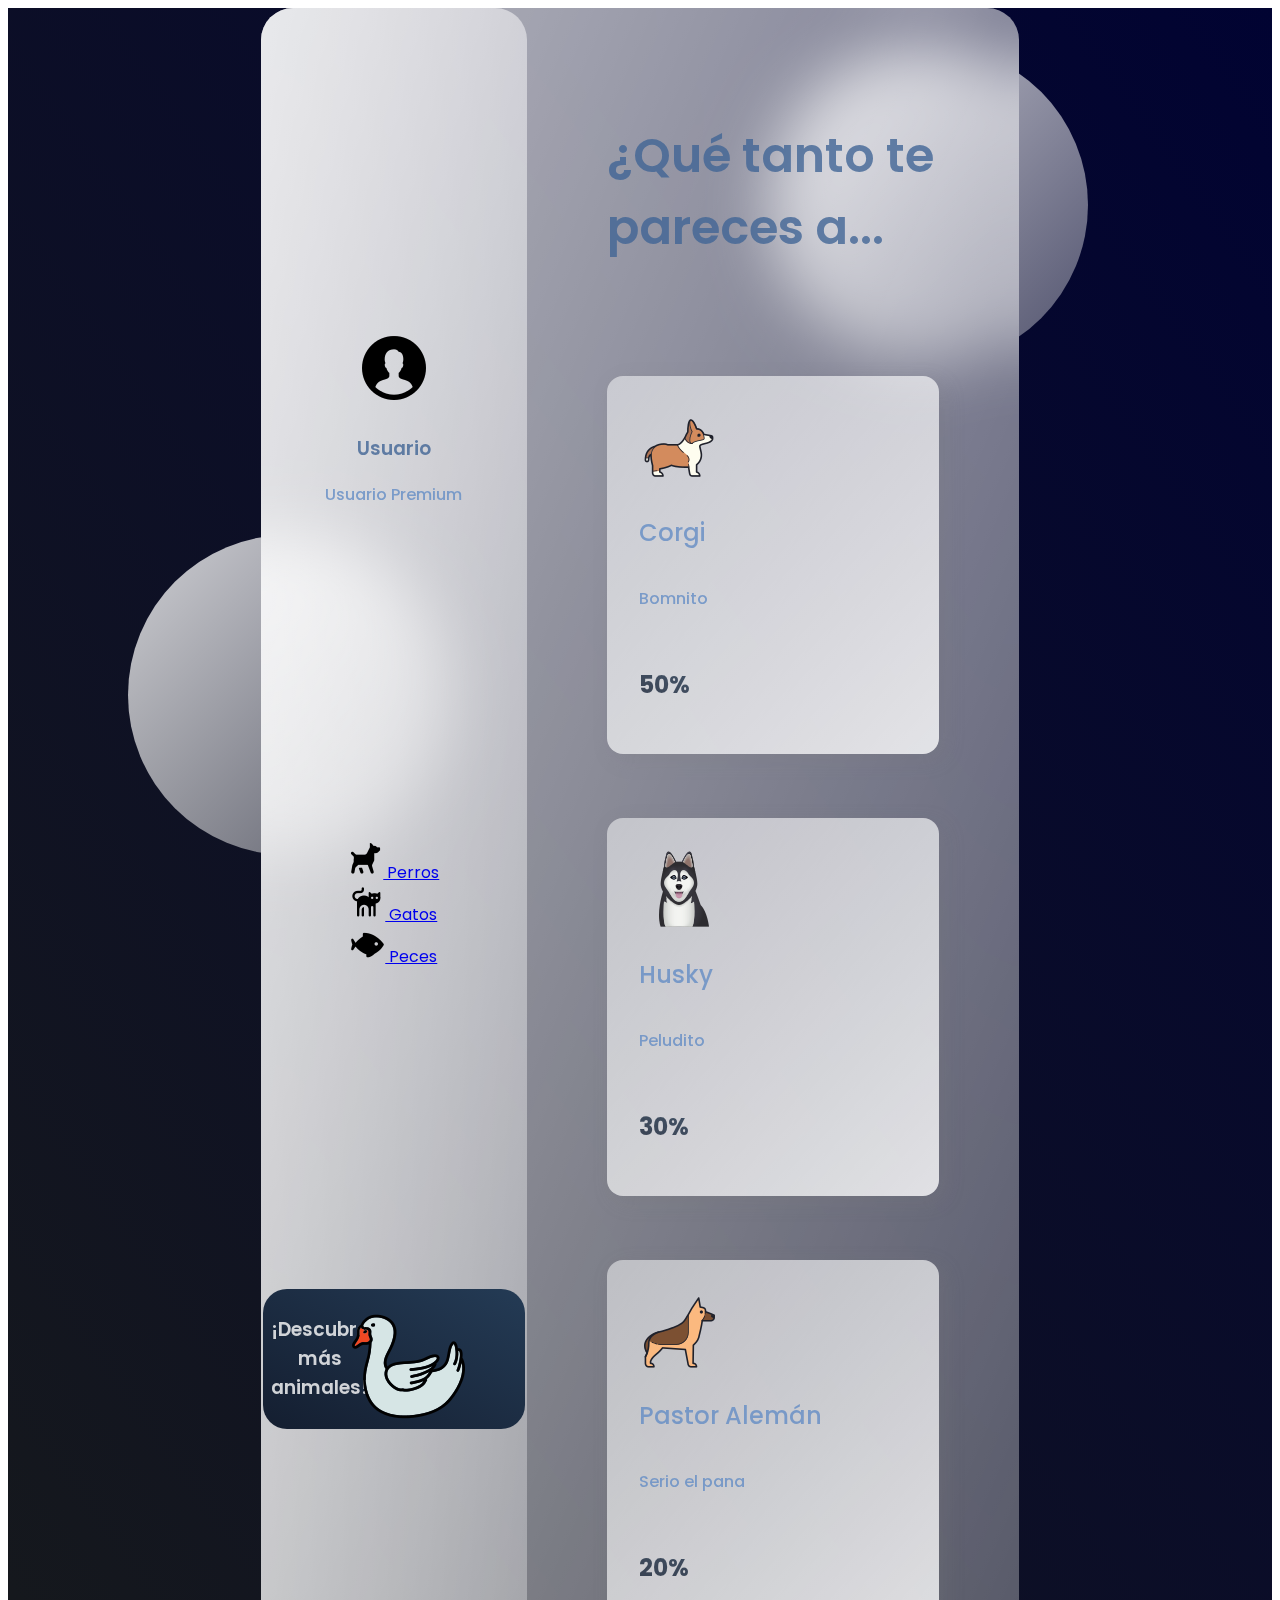
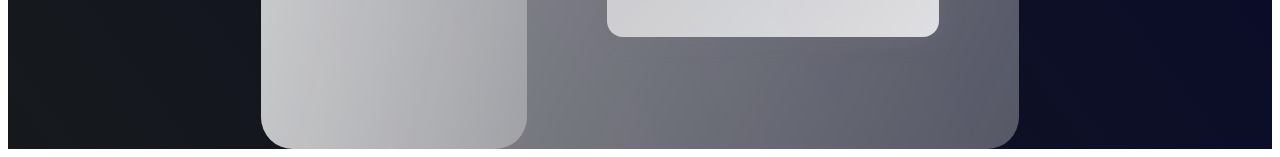
<file: index.html>
<!DOCTYPE html>
<html lang="es">

  <head>
    <meta charset="UTF-8" />
    <meta name="viewport" content="width=device-width, initial-scale=1.0" />
    <title>Glass Website</title>
    <link rel= "icon" href= "images/favicon.ico">
    <link href="https://cdn.jsdelivr.net/npm/bootstrap@5.0.0-beta2/dist/css/bootstrap.min.css" rel="stylesheet" integrity="sha384-BmbxuPwQa2lc/FVzBcNJ7UAyJxM6wuqIj61tLrc4wSX0szH/Ev+nYRRuWlolflfl" crossorigin="anonymous">
    <link rel="preconnect" href="https://fonts.gstatic.com" />
    <link
      href="https://fonts.googleapis.com/css2?family=Poppins:wght@400;500;700&display=swap"
      rel="stylesheet"
    />
    <link rel="stylesheet" href="./style.css" />
  </head>

  
  <body>

    <main>
      <!-- Ribbon grande de la izquierda -->
      <section class="glass">
        <div class="dashboard">

          <div class="user">
            <img src="./images/user.png" alt="" />
            <h3>Usuario</h3>
            <p>Usuario Premium</p>
          </div>

          <div class="container">
            <div class="list-group">

              <div class="row ">
                <div class="d-grid gap-2 col-6 mx-auto">
                  <a href="Perros.html" type="button" class="btn" aria-current="true">
                    <img src="./images/icons8_dog_35px_1.png" alt="" />
                    Perros
                  </a>
                </div>
              </div>

              <div class="row">
                <div class="cd-grid gap-2 col-6 mx-auto">
                  <a href="Gatos.html" type="button" class="btn">
                    <img src="./images/icons8_cat_35px_1.png" alt="" />
                    Gatos
                  </a>
                </div>
              </div>

              <div class="row">
                <div class="d-grid gap-2 col-6 mx-auto">
                  <a href="Peces.html" type="button" class="btn">
                    <img src="./images/icons8_whole_fish_35px.png" alt="" />
                    Peces
                  </a>
                </div>
              </div>

            </div>
          </div>
          
          <!-- <div class="links">
            <div class="link">
              <img src="./images/icons8_dog_35px_1.png" alt="" />
              <h2>Perros</h2>
            </div>
            <div class="link">
              <img src="./images/icons8_cat_35px_1.png" alt="" />
              <h2>Gatos</h2>
            </div>
            <div class="link">
              <img src="./images/icons8_whole_fish_35px.png" alt="" />
              <h2>Peces</h2>
            </div>
          </div> -->

          <!-- Boton de pato grande -->
          <div class="mas">
            <h3>¡Descubre más animales!</h3>
            <img src="./images/icons8_swan_127px.png" alt="" />
          </div>

        </div>

        <!-- Ribbon de la derecha con 3 elementos -->
        <div class="perros">
          <div class="status">
            <h1>¿Qué tanto te pareces a...</h1>
          </div>
          
            <div class="card">
              <div class="container">
                <div class="row">
                  <div class="col">
                    <img href="#" src="./images/icons8_corgi_80px_1.png" alt="" />
                  </div>
                  <div class="col">
                    <div class="card-info">
                      <h2>Corgi</h2>
                      <p>Bomnito</p>
                      <div class="progress" style="height: 20px;">
                        <div class="progress-bar bg-danger" role="progressbar" style="width: 50%;" aria-valuenow="25" aria-valuemin="0" aria-valuemax="100"></div>
                      </div>
                      <h2 class="porcentaje">50%</h2>
                    </div>                
                  </div>
                </div>
              </div>
            </div>

            <div class="card">
              <div class="container">
                <div class="row">
                  <div class="col">
                    <img src="./images/icons8_dog_80px_2.png" alt="" />
                  </div>
                  <div class="col">
                    <div class="card-info">
                      <h2>Husky</h2>
                      <p>Peludito</p>
                      <div class="progress" style="height: 20px;">
                        <div class="progress-bar bg-dark" role="progressbar" style="width: 30%;" aria-valuenow="25" aria-valuemin="0" aria-valuemax="100"></div>
                      </div>
                      <h2 class="porcentaje">30%</h2>
                    </div>                
                  </div>
                </div>
              </div>
            </div>

            <div class="card">
              <div class="container">
                <div class="row">
                  <div class="col">
                    <img src="./images/icons8_german_shepherd_80px.png" alt="" />
                  </div>
                  <div class="col">
                    <div class="card-info">
                      <h2>Pastor Alemán</h2>
                      <p>Serio el pana</p>
                      <div class="progress" style="height: 20px;">
                        <div class="progress-bar bg-success" role="progressbar" style="width: 20%;" aria-valuenow="25" aria-valuemin="0" aria-valuemax="100"></div>
                      </div>
                      <h2 class="porcentaje">20%</h2>
                    </div>                
                  </div>
                </div>
              </div>
            </div>
              
          </div>
        </div>
      </section>

    </main>
    <div class="circulo1"></div>
    <div class="circulo2"></div>
  </body>
</html>
</file>
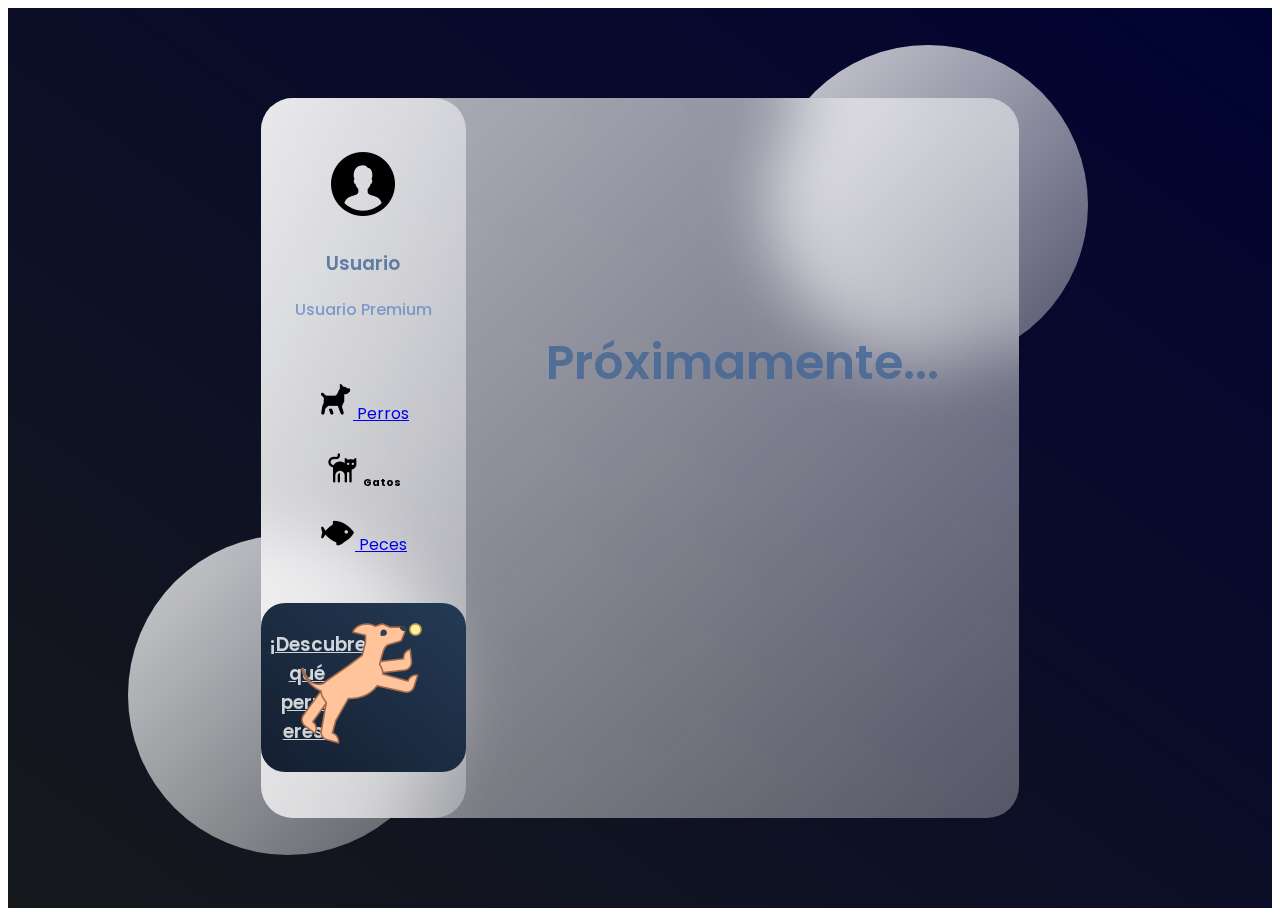
<file: Gatos.html>
<!DOCTYPE html>
<html lang="es">
  <head>
    <meta charset="UTF-8" />
    <meta name="viewport" content="width=device-width, initial-scale=1.0" />
    <title>Glass Website</title>
    <link rel= "icon" href= "images/favicon.ico">
    <link href="https://cdn.jsdelivr.net/npm/bootstrap@5.0.0-beta2/dist/css/bootstrap.min.css" rel="stylesheet" integrity="sha384-BmbxuPwQa2lc/FVzBcNJ7UAyJxM6wuqIj61tLrc4wSX0szH/Ev+nYRRuWlolflfl" crossorigin="anonymous">
    <link rel="preconnect" href="https://fonts.gstatic.com" />
    <link
      href="https://fonts.googleapis.com/css2?family=Poppins:wght@400;500;700&display=swap"
      rel="stylesheet"
    />
    <link rel="stylesheet" href="./style.css" />
  </head>
  <body>
    <main>
      <section class="glass">
        <div class="dashboard">
          <div class="user">
            <img src="./images/user.png" alt="" />
            <h3>Usuario</h3>
            <p>Usuario Premium</p>
          </div>
          <div class="container">
            <div class="list-group">
              <div class="row ">
                <div class="col">
                  <a href="Perros.html" type="button" class="btn" aria-current="true">
                    <img src="./images/icons8_dog_35px_1.png" alt="" />
                    Perros
                  </a>
                </div>
              </div>
              <div class="row">
                <div class="col">
                  <h6>
                    <img src="./images/icons8_cat_35px_1.png" alt="" />
                    Gatos
                  </h6>
                </div>
              </div>
              <div class="row">
                <div class="col">
                  <a href="Peces.html" type="button" class="btn">
                    <img src="./images/icons8_whole_fish_35px.png" alt="" />
                    Peces
                  </a>
                </div>
              </div>
            </div>
          </div>
          <a href="index.html" class="btn mas">
            <h3>¡Descubre qué perro eres!</h3>
            <img src="./images/icons8_dog_park_127px.png" alt="" />
          </a>
        </div>
        <div class="perros">
          <div class="status">
            <h1>Próximamente...</h1>
          </div>
          <div class="col"><br> </div>
        </div>
      </section>
    </main>
    <div class="circulo1"></div>
    <div class="circulo2"></div>
  </body>
</html>
</file>
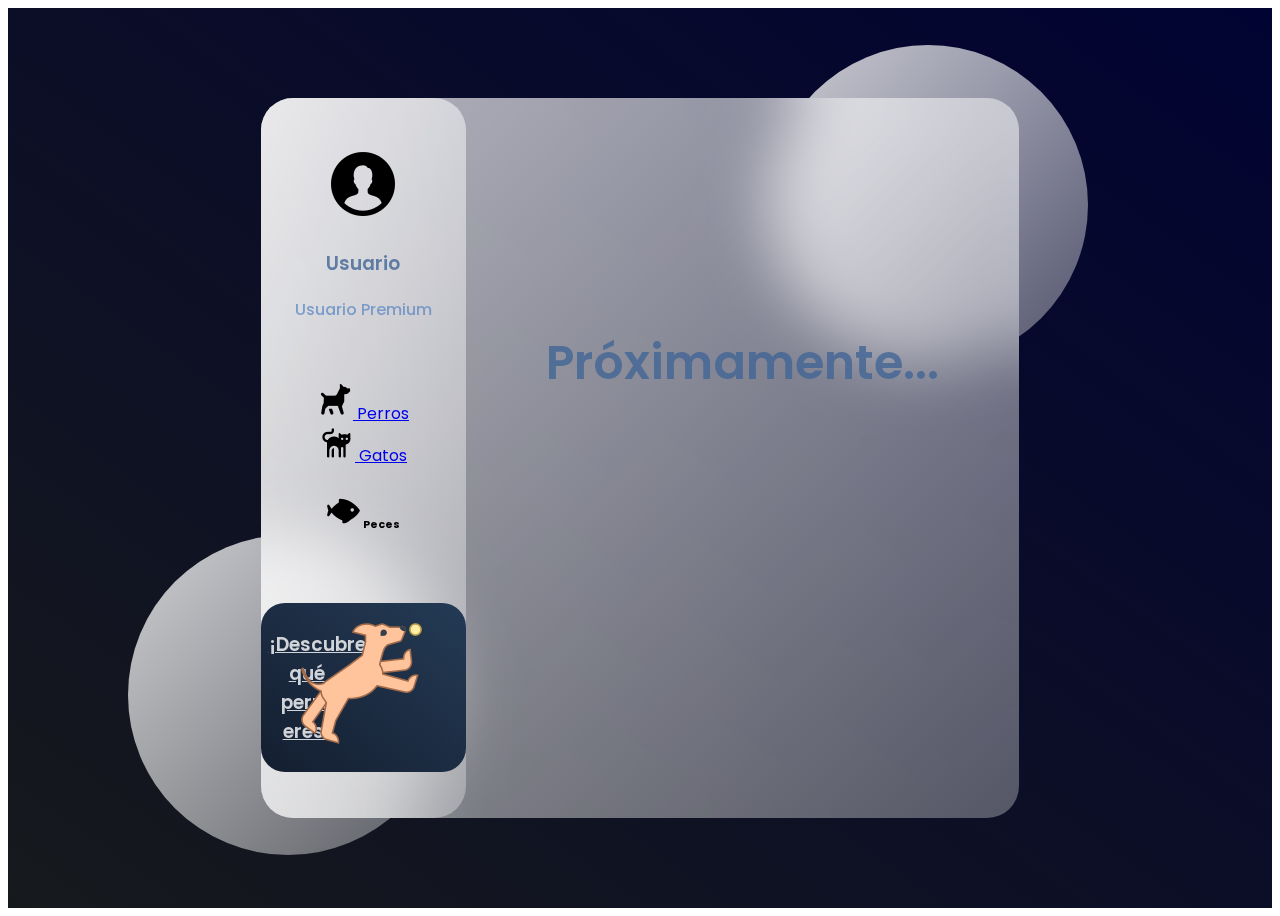
<file: Peces.html>
<!DOCTYPE html>
<html lang="es">
  <head>
    <meta charset="UTF-8" />
    <meta name="viewport" content="width=device-width, initial-scale=1.0" />
    <title>Glass Website</title>
    <link rel= "icon" href= "images/favicon.ico">
    <link href="https://cdn.jsdelivr.net/npm/bootstrap@5.0.0-beta2/dist/css/bootstrap.min.css" rel="stylesheet" integrity="sha384-BmbxuPwQa2lc/FVzBcNJ7UAyJxM6wuqIj61tLrc4wSX0szH/Ev+nYRRuWlolflfl" crossorigin="anonymous">
    <link rel="preconnect" href="https://fonts.gstatic.com" />
    <link
      href="https://fonts.googleapis.com/css2?family=Poppins:wght@400;500;700&display=swap"
      rel="stylesheet"
    />
    <link rel="stylesheet" href="./style.css" />
  </head>
  <body>
    <main>
      <section class="glass">
        <div class="dashboard">
          <div class="user">
            <img src="./images/user.png" alt="" />
            <h3>Usuario</h3>
            <p>Usuario Premium</p>
          </div>
          <div class="container">
            <div class="list-group">
              <div class="row ">
                <div class="col">
                  <a href="Perros.html" type="button" class="btn" aria-current="true">
                    <img src="./images/icons8_dog_35px_1.png" alt="" />
                    Perros
                  </a>
                </div>
              </div>
              <div class="row">
                <div class="col">
                  <a href="Gatos.html" type="button" class="btn">
                    <img src="./images/icons8_cat_35px_1.png" alt="" />
                    Gatos
                  </a>
                </div>
              </div>
              <div class="row">
                <div class="col">
                  <h6>
                    <img src="./images/icons8_whole_fish_35px.png" alt="" />
                    Peces
                  </h6>
                </div>
              </div>
            </div>
          </div>
          <a href="index.html" class="btn mas">
            <h3>¡Descubre qué perro eres!</h3>
            <img src="./images/icons8_dog_park_127px.png" alt="" />
          </a>
        </div>
        <div class="perros">
          <div class="status">
            <h1>Próximamente...</h1>
          </div>
          <div class="col"><br> </div>
        </div>
      </section>
    </main>
    <div class="circulo1"></div>
    <div class="circulo2"></div>
  </body>
</html>
</file>
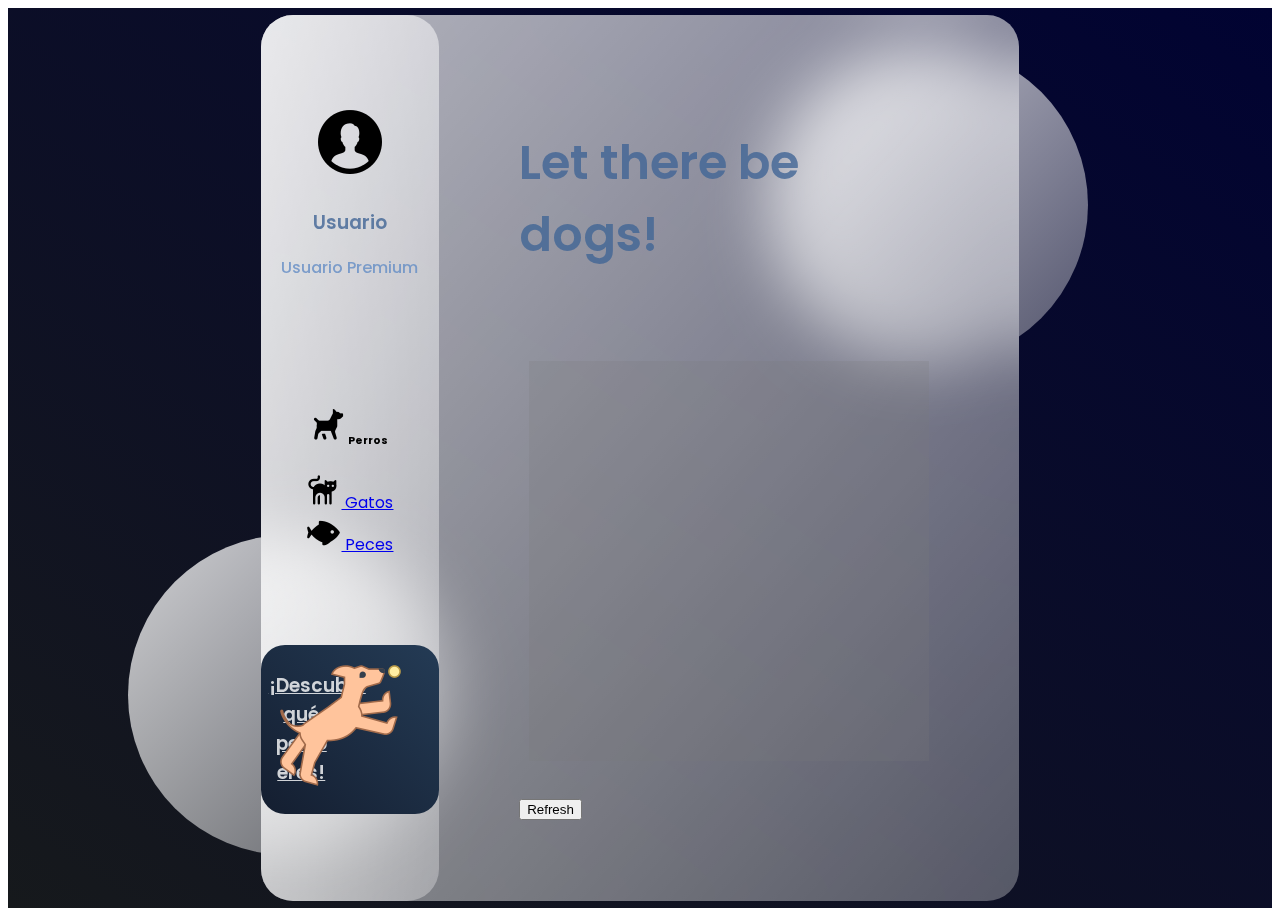
<file: Perros.html>
<!DOCTYPE html>

<html lang="es">

  <head>
    <meta charset="UTF-8" />
    <meta name="viewport" content="width=device-width, initial-scale=1.0" />
    <title>Glass Website</title>
    <link rel= "icon" href= "images/favicon.ico">
    <link href="https://cdn.jsdelivr.net/npm/bootstrap@5.0.0-beta2/dist/css/bootstrap.min.css" rel="stylesheet" integrity="sha384-BmbxuPwQa2lc/FVzBcNJ7UAyJxM6wuqIj61tLrc4wSX0szH/Ev+nYRRuWlolflfl" crossorigin="anonymous">
    <link rel="preconnect" href="https://fonts.gstatic.com" />
    <link
      href="https://fonts.googleapis.com/css2?family=Poppins:wght@400;500;700&display=swap"
      rel="stylesheet"
    />
    <link rel="stylesheet" href="./style.css" />
  </head>


  <body>
    <main>
      <!-- Ribbon grande de la izquierda -->
      <section class="glass">
        <div class="dashboard">

          <div class="user">
            <img src="./images/user.png" alt="" />
            <h3>Usuario</h3>
            <p>Usuario Premium</p>
          </div>

          <div class="container">
            <div class="list-group">

              <div class="row ">
                <div class="col">
                  <h6>
                    <img src="./images/icons8_dog_35px_1.png" alt="" />
                    Perros
                  </h6>  
                </div>
              </div>

              <div class="row">
                <div class="d-grid gap-2 col-6 mx-auto">
                  <a href="Gatos.html" type="button" class="btn">
                    <img src="./images/icons8_cat_35px_1.png" alt="" />
                    Gatos
                  </a>
                </div>
              </div>

              <div class="row">
                <div class="d-grid gap-2 col-6 mx-auto">
                  <a href="Peces.html" type="button" class="btn">
                    <img src="./images/icons8_whole_fish_35px.png" alt="" />
                    Peces
                  </a>
                </div>
              </div>

            </div>
          </div>

          <!-- Boton perro grande abajo izquierda -->
          <a href="index.html" class="btn mas">
            <h3>¡Descubre qué perro eres!</h3>
            <img src="./images/icons8_dog_park_127px.png" alt="" />
          </a>

        </div>

        <!-- Ribbon derecha (API) -->
        <div class="perros">

          <div class="status">
            <h1>Let there be dogs!</h1>
          </div>

          <div class="container">
            <div class="col">
              <div id="DogImage" class="result"></div>
            </div>
            
              <!-- Aquí poner la api y las imagenes que trae-->
              <!-- <img id="DogImage" src="./images/labrador.jpg" class="img-resposive" alt=""> -->
              <!-- <img id="DogImage"/> -->
            </div>

            <div class="col">
            <!-- Aquí va el boton que hace el request -->
              <div class="d-grid gap-2 col-6 mx-auto">
                <br><button id="dog_btn" class="btn btn-primary btn-dark" type="button">Refresh</button>
              </div>
            </div>
          </div>

        </div>
      </section>

    </main>
    <div class="circulo1"></div>
    <div class="circulo2"></div>
  </body>

  <script>

    const DogImage = document.getElementById('DogImage');
    const dog_btn = document.getElementById('dog_btn');

    dog_btn.addEventListener('click', findogs)

    function findogs(){
      fetch('https://random.dog/woof.json')
        .then(res => res.json())
        .then(data =>{
          DogImage.innerHTML = `<img src="${data.url}"/>`
        })
    }
    //var url="https://dog.ceo/api/breeds/image/random";
    //debugger;

    // function findogs()
    // {
    //   //debugger;
    //   var data = undefined;
    //   var request = new XMLHttpRequest();
    //   request.open('GET', url, true);
    //   request.send();

    //   request.onreadystatechange = function(){

    //     if(this.readyState == 4 && this.status==200){
    //       var resultRawData = this.response;
    //       data = JSON.parse(resultRawData);
    //       //debugger;
    //       showDog(data);
    //     }
    //   }
    // }

    // function showDog(data)
    // {
    //   //debugger;
    //   var dataURL= data.message;
    //   var element = document.getElementById("DogImage");
    //   var countingHtml = document.createElement('img');
    //   countingHtml.setAttribute("src", dataURL);
    //   element.appendChild(countingHtml);
    // }

  </script>

</html>
</file>
<file: style.css>
h1{
    color: #426696;
    font-weight: 600;
    font-size: 3rem;
    opacity: 0.8;
  }

  h2, p{
    color: #658ec6;
    font-weight: 500;
    opacity: 0.8;
  }
  
  h3{
    color: #426696;
    font-weight: 600;
    opacity: 0.8;
  }
  
  main{
    font-family: "Poppins", sans-serif;
    min-height: 100vh;
    background: linear-gradient(to right top, #16191C, #010332);
    display: flex;
    align-items: center;
    justify-content: center;
  }
  
  .glass{
    background: white;
    min-height: 80vh;
    width: 60%;
    background: linear-gradient(
      to right bottom,
      rgba(255, 255, 255, 0.7),
      rgba(255, 255, 255, 0.3)
    );
    border-radius: 2rem;
    z-index: 2;
    backdrop-filter: blur(2rem);
    display: flex;
  }

  .circulo1,
  .circulo2{
    background: white;
    background: linear-gradient(
      to right bottom,
      rgba(255, 255, 255, 0.8),
      rgba(255, 255, 255, 0.3)
    );
    height: 20rem;
    width: 20rem;
    position: absolute;
    border-radius: 50%;
  }
  
  .circulo1{
    top: 5%;
    right: 15%;
  }

  .circulo2{
    bottom: 5%;
    left: 10%;
  }

  .dashboard{
    flex: 1.6;
    display: flex;
    flex-direction: column;
    align-items: center;
    justify-content: space-evenly;
    text-align: center;
    background: linear-gradient(
      to right bottom,
      rgba(255, 255, 255, 0.7),
      rgba(255, 255, 255, 0.3)
    );
    border-radius: 2rem;
    
  }

  .link{
    display: flex;
    margin: 2rem 0rem;
    padding: 1rem 5rem;
    align-items: center;
  }

  .link h2{
    padding: 0rem 2rem;
  }
    
  .mas{
    background: linear-gradient(to right top, #141e30, #243B55);
    border-radius: 1.5rem;
    color: white;
    padding: 0.5rem;
    position: relative;
  }
  
  .mas img{
    position: absolute;
    top: 10%;
    right: 20%;
  }

  .mas h3{
    width: 40%;
    color: white;
    font-weight: 600;
  }
  
  /* GAMES */
  .status{
    margin-bottom: 3rem;
  }
  
  .status input{
    background: linear-gradient(
      to right bottom,
      rgba(255, 255, 255, 0.7),
      rgba(255, 255, 255, 0.3)
    );
    border: none;
    width: 50%;
    padding: 0.5rem;
    border-radius: 2rem;
  }
  
  .perros{
    flex: 2;
    margin: 5rem;
    display: flex;
    flex-direction: column;
    justify-content: space-evenly;
  }
  
  .card{
    display: flex;
    background: linear-gradient(
      to left top,
      rgba(255, 255, 255, 0.8),
      rgba(255, 255, 255, 0.5)
    );
    border-radius: 1rem;
    margin: 2rem 0rem;
    padding: 2rem;
    box-shadow: 6px 6px 20px rgba(122, 122, 122, 0.212);
    justify-content: space-between;
  }
  

  .progreso::after{
    content: "";
    width: 100%;
    height: 100%;
    background: rgb(236, 236, 236);
    position: absolute;
    left: 60%;
  }

  .card-info{
    display: flex;
    flex-direction: column;
    justify-content: space-between;
  }
  
  .porcentaje{
    font-weight: bold;
    background: linear-gradient(to right top, #141e30, #243B55);
    -webkit-background-clip: text;
    -webkit-text-fill-color: transparent;
  }

  .result{
    background-color: rgba(122, 122, 122, 0.212);
    display: flex;
    align-items: center;
    justify-content: center;
    margin: 10px;
    height: 400px;
    width: 400px;
}

.result img{
    object-fit: cover;
    height: 100%;
    width: 100%;
}
</file>
